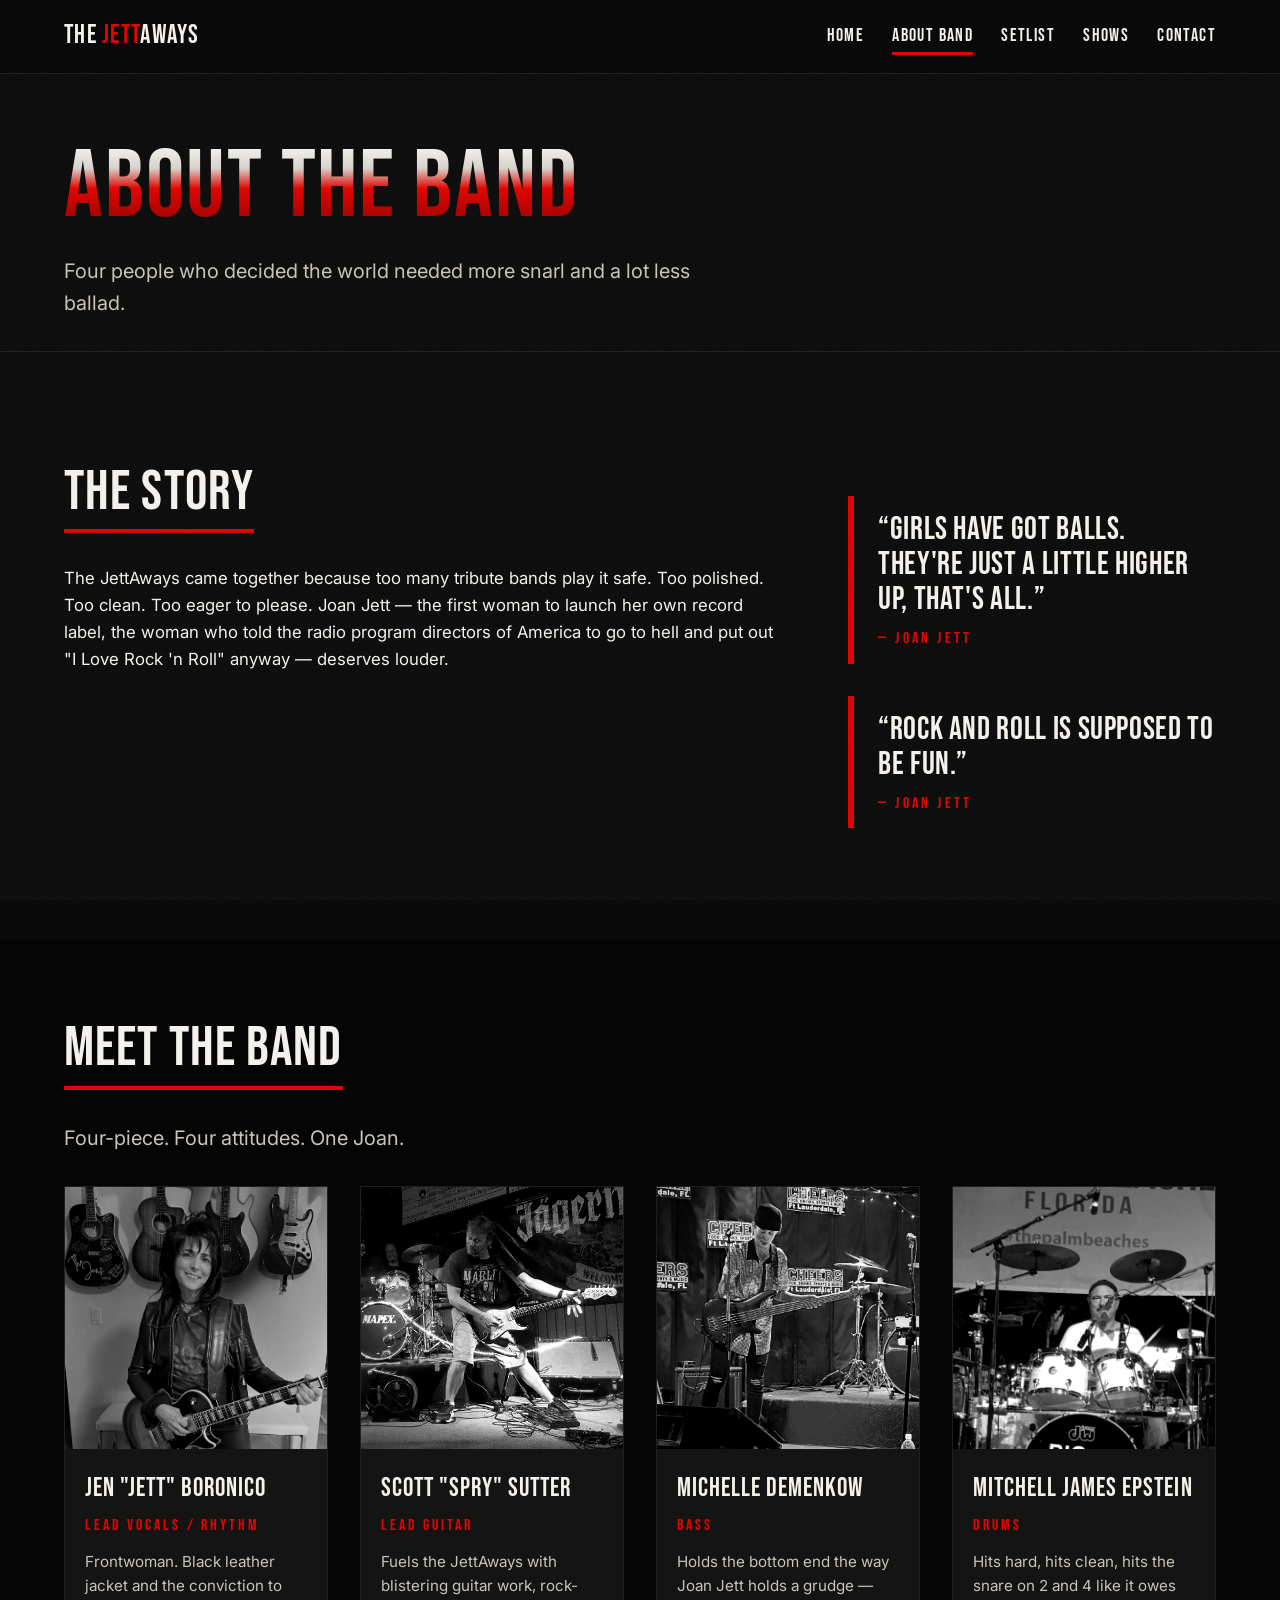
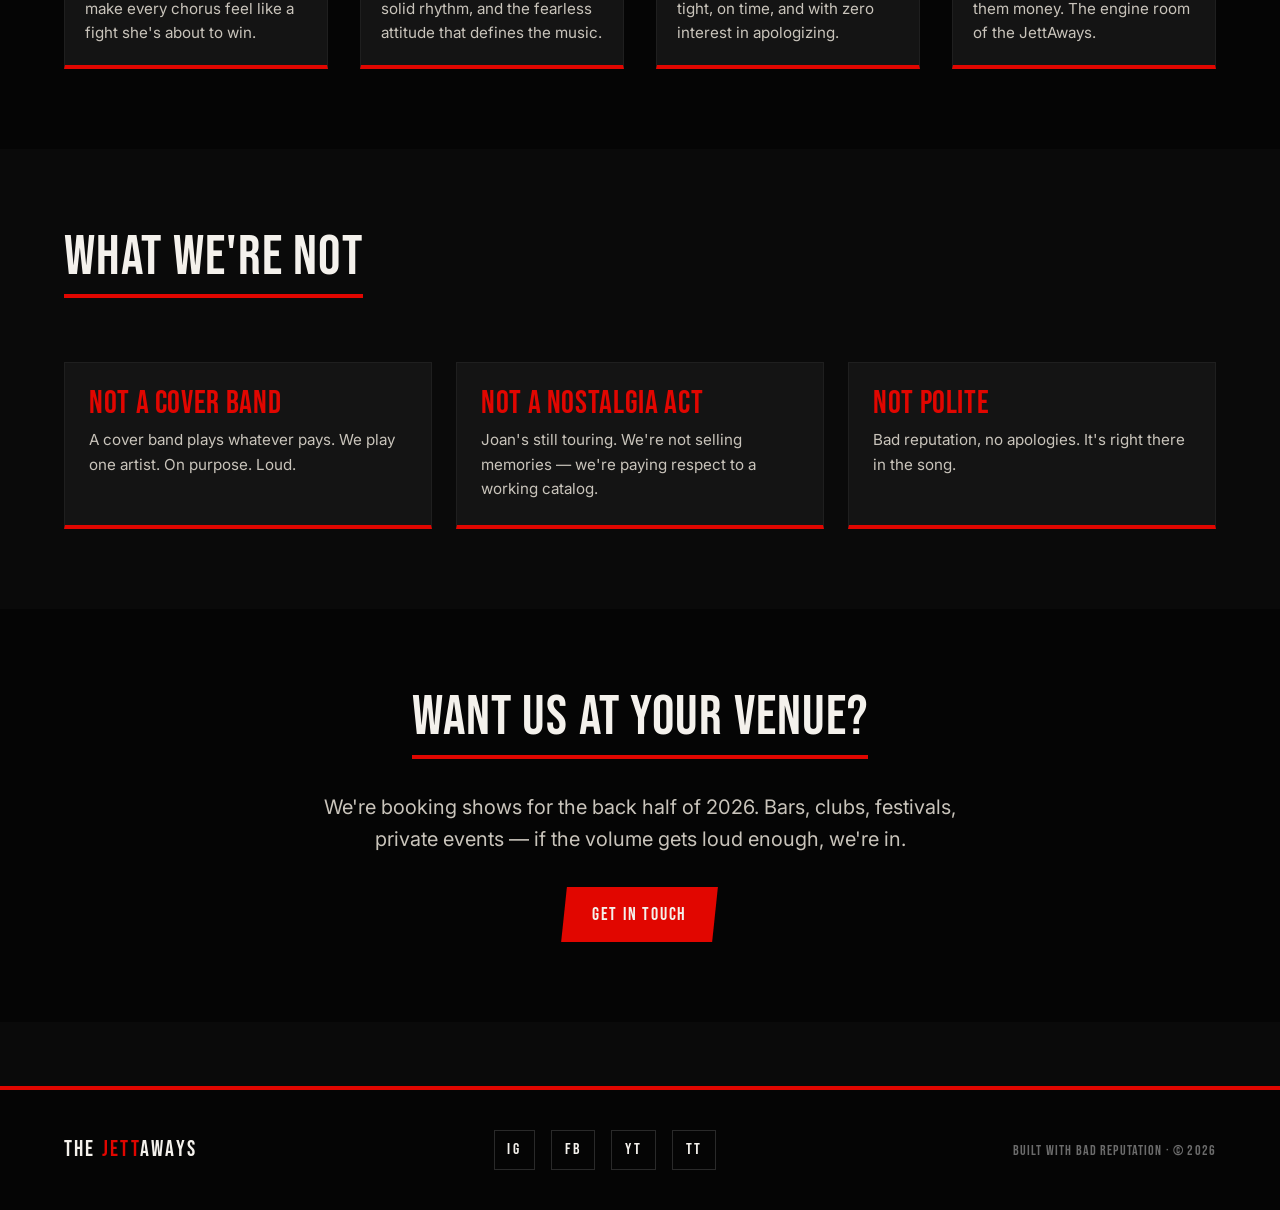
<file: site/about.html>
<!DOCTYPE html>
<html lang="en">
<head>
  <meta charset="UTF-8" />
  <meta name="viewport" content="width=device-width, initial-scale=1.0" />
  <title>About Band &mdash; The JettAways</title>
  <meta name="description" content="The story of The JettAways and the four people in the band — built on leather, lipstick, and rebellion." />
  <link rel="preconnect" href="https://fonts.googleapis.com" />
  <link rel="preconnect" href="https://fonts.gstatic.com" crossorigin />
  <link href="https://fonts.googleapis.com/css2?family=Bebas+Neue&family=Inter:wght@300;400;600&display=swap" rel="stylesheet" />
  <link rel="stylesheet" href="styles.css" />
</head>
<body>

  <header class="nav">
    <div class="nav-inner">
      <a href="index.html" class="nav-brand">THE <span class="accent">JETT</span>AWAYS</a>
      <button class="nav-toggle" aria-label="Toggle menu">MENU</button>
      <ul class="nav-links">
        <li><a href="index.html">Home</a></li>
        <li><a href="about.html">About Band</a></li>
        <li><a href="setlist.html">Setlist</a></li>
        <li><a href="shows.html">Shows</a></li>
        <li><a href="contact.html">Contact</a></li>
      </ul>
    </div>
  </header>

  <main>
    <section class="page-intro">
      <div class="container">
        <h1>ABOUT THE BAND</h1>
        <p class="lead">Four people who decided the world needed more snarl and a lot less ballad.</p>
      </div>
    </section>

    <section>
      <div class="container">
        <div class="story-grid">
          <div>
            <h2 class="section-title">THE STORY</h2>
            <p>
              The JettAways came together because too many tribute bands play it safe.
              Too polished. Too clean. Too eager to please. Joan Jett &mdash; the first woman
              to launch her own record label, the woman who told the radio program directors
              of America to go to hell and put out "I Love Rock 'n Roll" anyway &mdash; deserves
              louder.
            </p>
          </div>
          <div>
            <blockquote class="pull-quote">
              &ldquo;Girls have got balls. They're just a little higher up, that's all.&rdquo;
              <cite>&mdash; Joan Jett</cite>
            </blockquote>
            <blockquote class="pull-quote">
              &ldquo;Rock and roll is supposed to be fun.&rdquo;
              <cite>&mdash; Joan Jett</cite>
            </blockquote>
          </div>
        </div>
      </div>
    </section>

    <section style="background: #050505;">
      <div class="container">
        <h2 class="section-title">MEET THE BAND</h2>
        <p class="lead" style="margin-bottom: 1rem;">Four-piece. Four attitudes. One Joan.</p>

        <div class="card-grid">
          <div class="card">
            <div class="card-photo"><img src="assets/members/jen.jpg" alt="Jen 'Jett' Boronico" style="object-position: 50% 20%;" /></div>
            <div class="card-body">
              <div class="card-name">JEN "JETT" BORONICO</div>
              <div class="card-role">LEAD VOCALS / RHYTHM</div>
              <p class="card-bio">Frontwoman. Black leather jacket and the conviction to make every chorus feel like a fight she's about to win.</p>
            </div>
          </div>

          <div class="card">
            <div class="card-photo"><img src="assets/members/scott.jpg" alt="Scott 'Spry' Sutter" /></div>
            <div class="card-body">
              <div class="card-name">SCOTT "SPRY" SUTTER</div>
              <div class="card-role">LEAD GUITAR</div>
              <p class="card-bio">Fuels the JettAways with blistering guitar work, rock-solid rhythm, and the fearless attitude that defines the music.</p>
            </div>
          </div>

          <div class="card">
            <div class="card-photo"><img src="assets/members/michelle.jpg" alt="Michelle Demenkow" /></div>
            <div class="card-body">
              <div class="card-name">MICHELLE DEMENKOW</div>
              <div class="card-role">BASS</div>
              <p class="card-bio">Holds the bottom end the way Joan Jett holds a grudge &mdash; tight, on time, and with zero interest in apologizing.</p>
            </div>
          </div>

          <div class="card">
            <div class="card-photo"><img src="assets/members/mitch.jpg" alt="Mitchell James Epstein" /></div>
            <div class="card-body">
              <div class="card-name">MITCHELL JAMES EPSTEIN</div>
              <div class="card-role">DRUMS</div>
              <p class="card-bio">Hits hard, hits clean, hits the snare on 2 and 4 like it owes them money. The engine room of the JettAways.</p>
            </div>
          </div>
        </div>
      </div>
    </section>

    <section>
      <div class="container">
        <h2 class="section-title">WHAT WE'RE NOT</h2>
        <div style="display: grid; grid-template-columns: repeat(auto-fit, minmax(240px, 1fr)); gap: 1.5rem; margin-top: 2rem;">
          <div class="card" style="border-bottom-color: var(--red); padding: 1.5rem;">
            <h3 style="color: var(--red); margin-bottom: 0.5rem;">NOT A COVER BAND</h3>
            <p style="color: var(--cream-dim); font-size: 0.95rem;">A cover band plays whatever pays. We play one artist. On purpose. Loud.</p>
          </div>
          <div class="card" style="border-bottom-color: var(--red); padding: 1.5rem;">
            <h3 style="color: var(--red); margin-bottom: 0.5rem;">NOT A NOSTALGIA ACT</h3>
            <p style="color: var(--cream-dim); font-size: 0.95rem;">Joan's still touring. We're not selling memories &mdash; we're paying respect to a working catalog.</p>
          </div>
          <div class="card" style="border-bottom-color: var(--red); padding: 1.5rem;">
            <h3 style="color: var(--red); margin-bottom: 0.5rem;">NOT POLITE</h3>
            <p style="color: var(--cream-dim); font-size: 0.95rem;">Bad reputation, no apologies. It's right there in the song.</p>
          </div>
        </div>
      </div>
    </section>

    <section style="background: #050505;">
      <div class="container" style="text-align: center;">
        <h2 class="section-title">WANT US AT YOUR VENUE?</h2>
        <p class="lead" style="margin: 0 auto 2rem;">We're booking shows for the back half of 2026. Bars, clubs, festivals, private events &mdash; if the volume gets loud enough, we're in.</p>
        <a href="contact.html" class="btn btn-primary"><span>Get In Touch</span></a>
      </div>
    </section>
  </main>

  <footer class="site-footer">
    <div class="footer-inner">
      <div class="footer-brand">THE <span class="accent">JETT</span>AWAYS</div>
      <div class="footer-socials">
        <a href="#" aria-label="Instagram">IG</a>
        <a href="#" aria-label="Facebook">FB</a>
        <a href="#" aria-label="YouTube">YT</a>
        <a href="#" aria-label="TikTok">TT</a>
      </div>
      <div class="footer-meta">Built with bad reputation &middot; &copy; 2026</div>
    </div>
  </footer>

  <script src="script.js"></script>
</body>
</html>
</file>
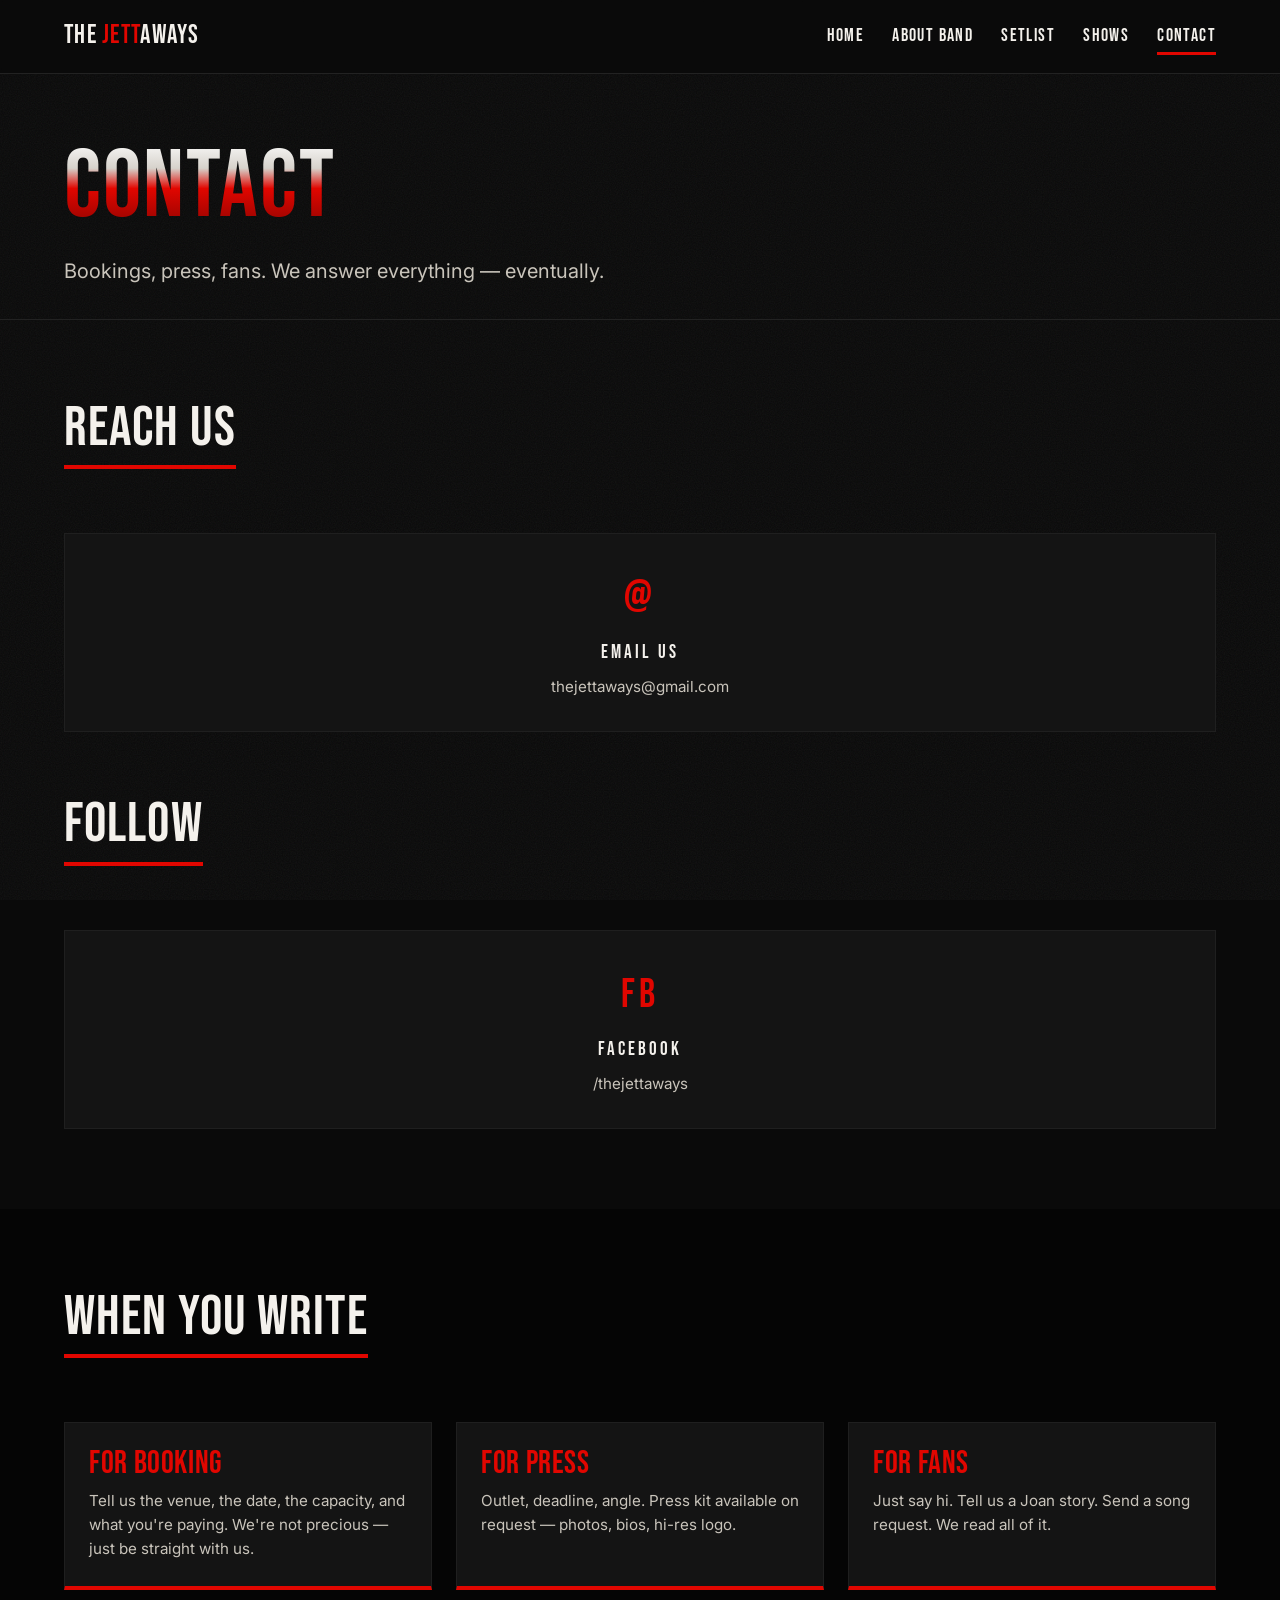
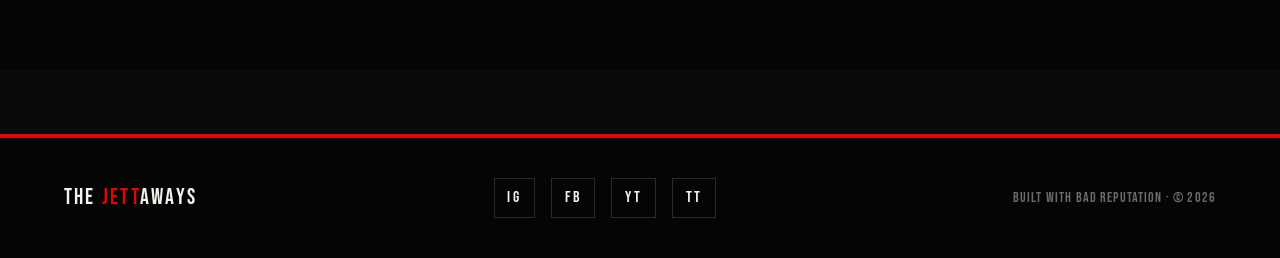
<file: site/contact.html>
<!DOCTYPE html>
<html lang="en">
<head>
  <meta charset="UTF-8" />
  <meta name="viewport" content="width=device-width, initial-scale=1.0" />
  <title>Contact &mdash; The JettAways</title>
  <meta name="description" content="Get in touch with The JettAways — booking, press, and fans welcome." />
  <link rel="preconnect" href="https://fonts.googleapis.com" />
  <link rel="preconnect" href="https://fonts.gstatic.com" crossorigin />
  <link href="https://fonts.googleapis.com/css2?family=Bebas+Neue&family=Inter:wght@300;400;600&display=swap" rel="stylesheet" />
  <link rel="stylesheet" href="styles.css" />
</head>
<body>

  <header class="nav">
    <div class="nav-inner">
      <a href="index.html" class="nav-brand">THE <span class="accent">JETT</span>AWAYS</a>
      <button class="nav-toggle" aria-label="Toggle menu">MENU</button>
      <ul class="nav-links">
        <li><a href="index.html">Home</a></li>
        <li><a href="about.html">About Band</a></li>
        <li><a href="setlist.html">Setlist</a></li>
        <li><a href="shows.html">Shows</a></li>
        <li><a href="contact.html">Contact</a></li>
      </ul>
    </div>
  </header>

  <main>
    <section class="page-intro">
      <div class="container">
        <h1>CONTACT</h1>
        <p class="lead">Bookings, press, fans. We answer everything &mdash; eventually.</p>
      </div>
    </section>

    <section>
      <div class="container">
        <h2 class="section-title">REACH US</h2>

        <div class="contact-grid">
          <a class="contact-tile" href="mailto:thejettaways@gmail.com">
            <div class="icon">@</div>
            <div class="label">EMAIL US</div>
            <div class="handle">thejettaways@gmail.com</div>
          </a>
        </div>

        <h2 class="section-title" style="margin-top: 4rem;">FOLLOW</h2>

        <div class="contact-grid">
          <a class="contact-tile" href="#" aria-label="Facebook">
            <div class="icon">FB</div>
            <div class="label">FACEBOOK</div>
            <div class="handle">/thejettaways</div>
          </a>
        </div>
      </div>
    </section>

    <section style="background: #050505;">
      <div class="container">
        <h2 class="section-title">WHEN YOU WRITE</h2>
        <div style="display: grid; grid-template-columns: repeat(auto-fit, minmax(260px, 1fr)); gap: 1.5rem; margin-top: 2rem;">
          <div class="card" style="padding: 1.5rem;">
            <h3 style="color: var(--red); margin-bottom: 0.5rem;">FOR BOOKING</h3>
            <p style="color: var(--cream-dim); font-size: 0.95rem;">
              Tell us the venue, the date, the capacity, and what you're paying.
              We're not precious &mdash; just be straight with us.
            </p>
          </div>
          <div class="card" style="padding: 1.5rem;">
            <h3 style="color: var(--red); margin-bottom: 0.5rem;">FOR PRESS</h3>
            <p style="color: var(--cream-dim); font-size: 0.95rem;">
              Outlet, deadline, angle. Press kit available on request &mdash; photos, bios, hi-res logo.
            </p>
          </div>
          <div class="card" style="padding: 1.5rem;">
            <h3 style="color: var(--red); margin-bottom: 0.5rem;">FOR FANS</h3>
            <p style="color: var(--cream-dim); font-size: 0.95rem;">
              Just say hi. Tell us a Joan story. Send a song request. We read all of it.
            </p>
          </div>
        </div>
      </div>
    </section>
  </main>

  <footer class="site-footer">
    <div class="footer-inner">
      <div class="footer-brand">THE <span class="accent">JETT</span>AWAYS</div>
      <div class="footer-socials">
        <a href="#" aria-label="Instagram">IG</a>
        <a href="#" aria-label="Facebook">FB</a>
        <a href="#" aria-label="YouTube">YT</a>
        <a href="#" aria-label="TikTok">TT</a>
      </div>
      <div class="footer-meta">Built with bad reputation &middot; &copy; 2026</div>
    </div>
  </footer>

  <script src="script.js"></script>
</body>
</html>
</file>
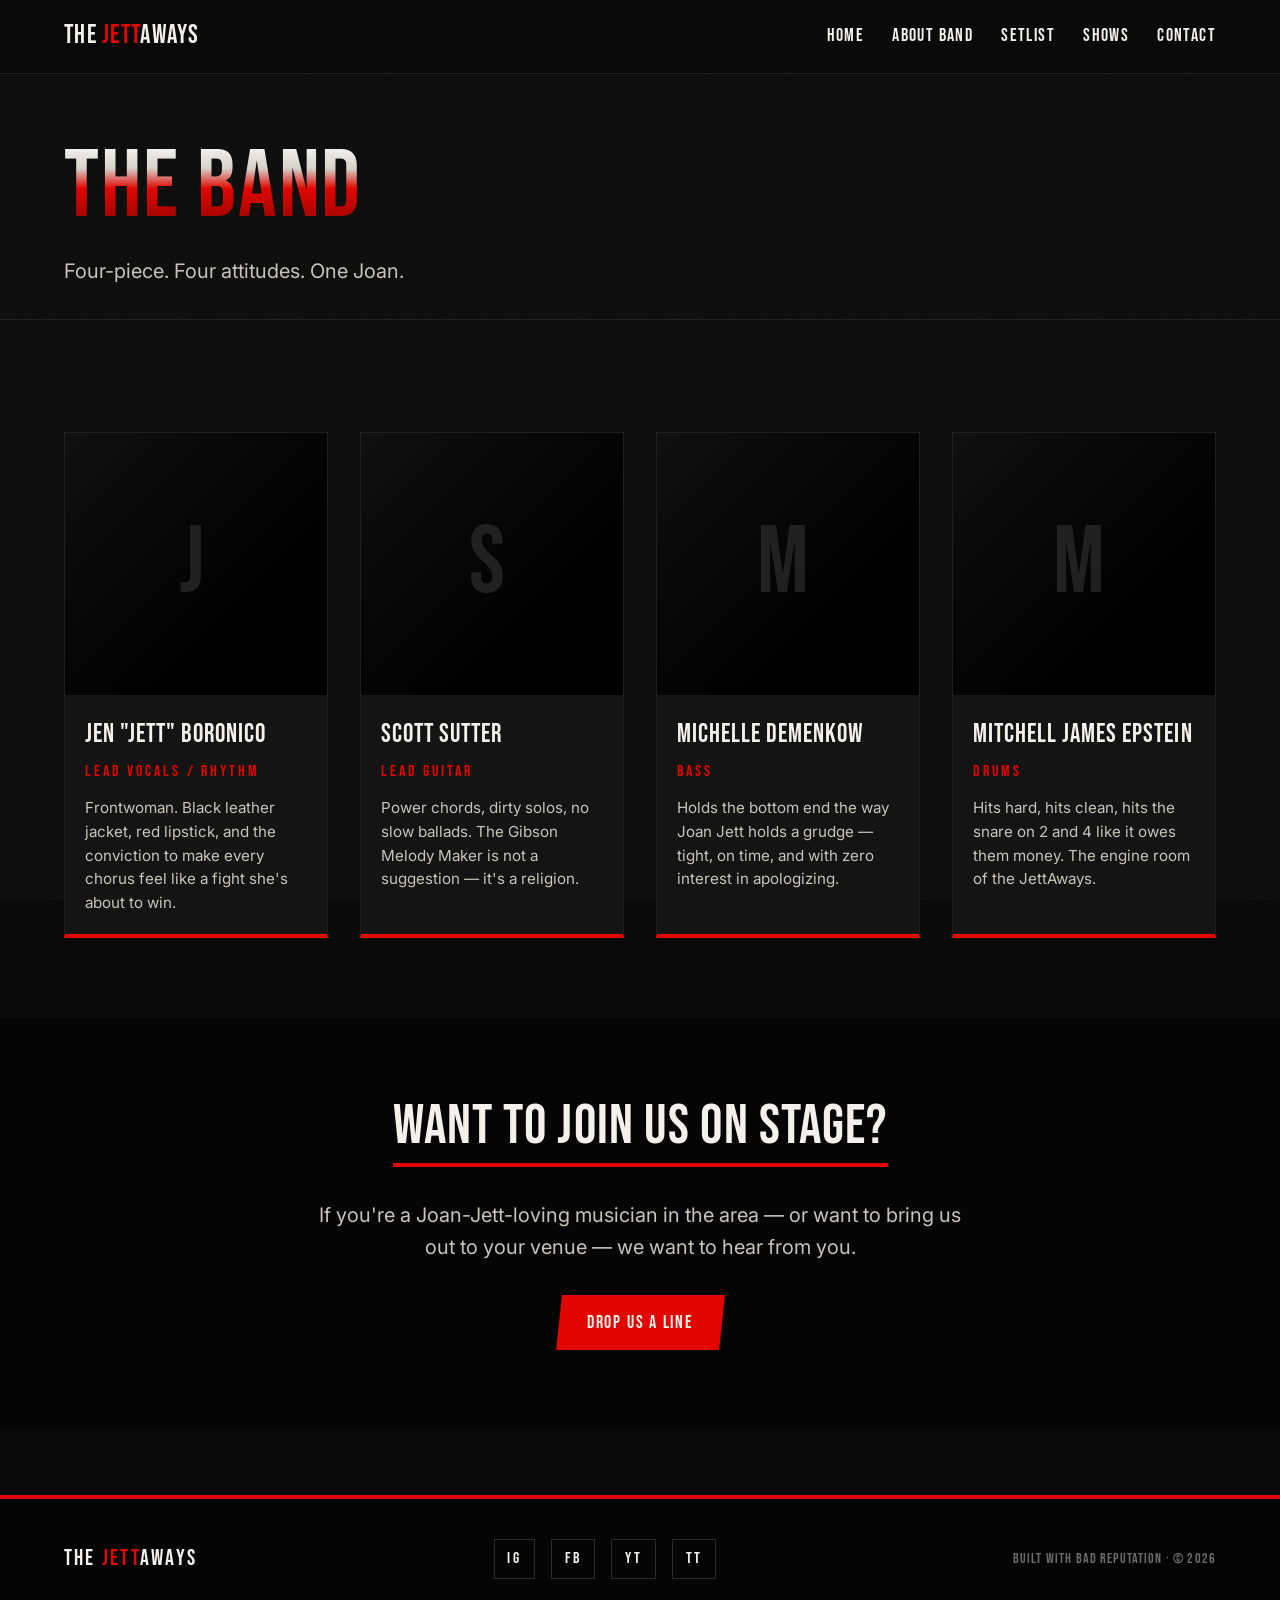
<file: site/members.html>
<!DOCTYPE html>
<html lang="en">
<head>
  <meta charset="UTF-8" />
  <meta name="viewport" content="width=device-width, initial-scale=1.0" />
  <title>The Band &mdash; The JettAways</title>
  <meta name="description" content="Meet the four members of The JettAways — your Joan Jett tribute band." />
  <link rel="preconnect" href="https://fonts.googleapis.com" />
  <link rel="preconnect" href="https://fonts.gstatic.com" crossorigin />
  <link href="https://fonts.googleapis.com/css2?family=Bebas+Neue&family=Inter:wght@300;400;600&display=swap" rel="stylesheet" />
  <link rel="stylesheet" href="styles.css" />
</head>
<body>

  <header class="nav">
    <div class="nav-inner">
      <a href="index.html" class="nav-brand">THE <span class="accent">JETT</span>AWAYS</a>
      <button class="nav-toggle" aria-label="Toggle menu">MENU</button>
      <ul class="nav-links">
        <li><a href="index.html">Home</a></li>
        <li><a href="about.html">About Band</a></li>
        <li><a href="setlist.html">Setlist</a></li>
        <li><a href="shows.html">Shows</a></li>
        <li><a href="contact.html">Contact</a></li>
      </ul>
    </div>
  </header>

  <main>
    <section class="page-intro">
      <div class="container">
        <h1>THE BAND</h1>
        <p class="lead">Four-piece. Four attitudes. One Joan.</p>
      </div>
    </section>

    <section>
      <div class="container">
        <div class="card-grid">
          <div class="card">
            <div class="card-photo"><span class="silhouette">J</span></div>
            <div class="card-body">
              <div class="card-name">JEN "JETT" BORONICO</div>
              <div class="card-role">LEAD VOCALS / RHYTHM</div>
              <p class="card-bio">Frontwoman. Black leather jacket, red lipstick, and the conviction to make every chorus feel like a fight she's about to win.</p>
            </div>
          </div>

          <div class="card">
            <div class="card-photo"><span class="silhouette">S</span></div>
            <div class="card-body">
              <div class="card-name">SCOTT SUTTER</div>
              <div class="card-role">LEAD GUITAR</div>
              <p class="card-bio">Power chords, dirty solos, no slow ballads. The Gibson Melody Maker is not a suggestion &mdash; it's a religion.</p>
            </div>
          </div>

          <div class="card">
            <div class="card-photo"><span class="silhouette">M</span></div>
            <div class="card-body">
              <div class="card-name">MICHELLE DEMENKOW</div>
              <div class="card-role">BASS</div>
              <p class="card-bio">Holds the bottom end the way Joan Jett holds a grudge &mdash; tight, on time, and with zero interest in apologizing.</p>
            </div>
          </div>

          <div class="card">
            <div class="card-photo"><span class="silhouette">M</span></div>
            <div class="card-body">
              <div class="card-name">MITCHELL JAMES EPSTEIN</div>
              <div class="card-role">DRUMS</div>
              <p class="card-bio">Hits hard, hits clean, hits the snare on 2 and 4 like it owes them money. The engine room of the JettAways.</p>
            </div>
          </div>
        </div>
      </div>
    </section>

    <section style="background: #050505;">
      <div class="container" style="text-align: center;">
        <h2 class="section-title">WANT TO JOIN US ON STAGE?</h2>
        <p class="lead" style="margin: 0 auto 2rem;">If you're a Joan-Jett-loving musician in the area &mdash; or want to bring us out to your venue &mdash; we want to hear from you.</p>
        <a href="contact.html" class="btn btn-primary"><span>Drop Us a Line</span></a>
      </div>
    </section>
  </main>

  <footer class="site-footer">
    <div class="footer-inner">
      <div class="footer-brand">THE <span class="accent">JETT</span>AWAYS</div>
      <div class="footer-socials">
        <a href="#" aria-label="Instagram">IG</a>
        <a href="#" aria-label="Facebook">FB</a>
        <a href="#" aria-label="YouTube">YT</a>
        <a href="#" aria-label="TikTok">TT</a>
      </div>
      <div class="footer-meta">Built with bad reputation &middot; &copy; 2026</div>
    </div>
  </footer>

  <script src="script.js"></script>
</body>
</html>
</file>
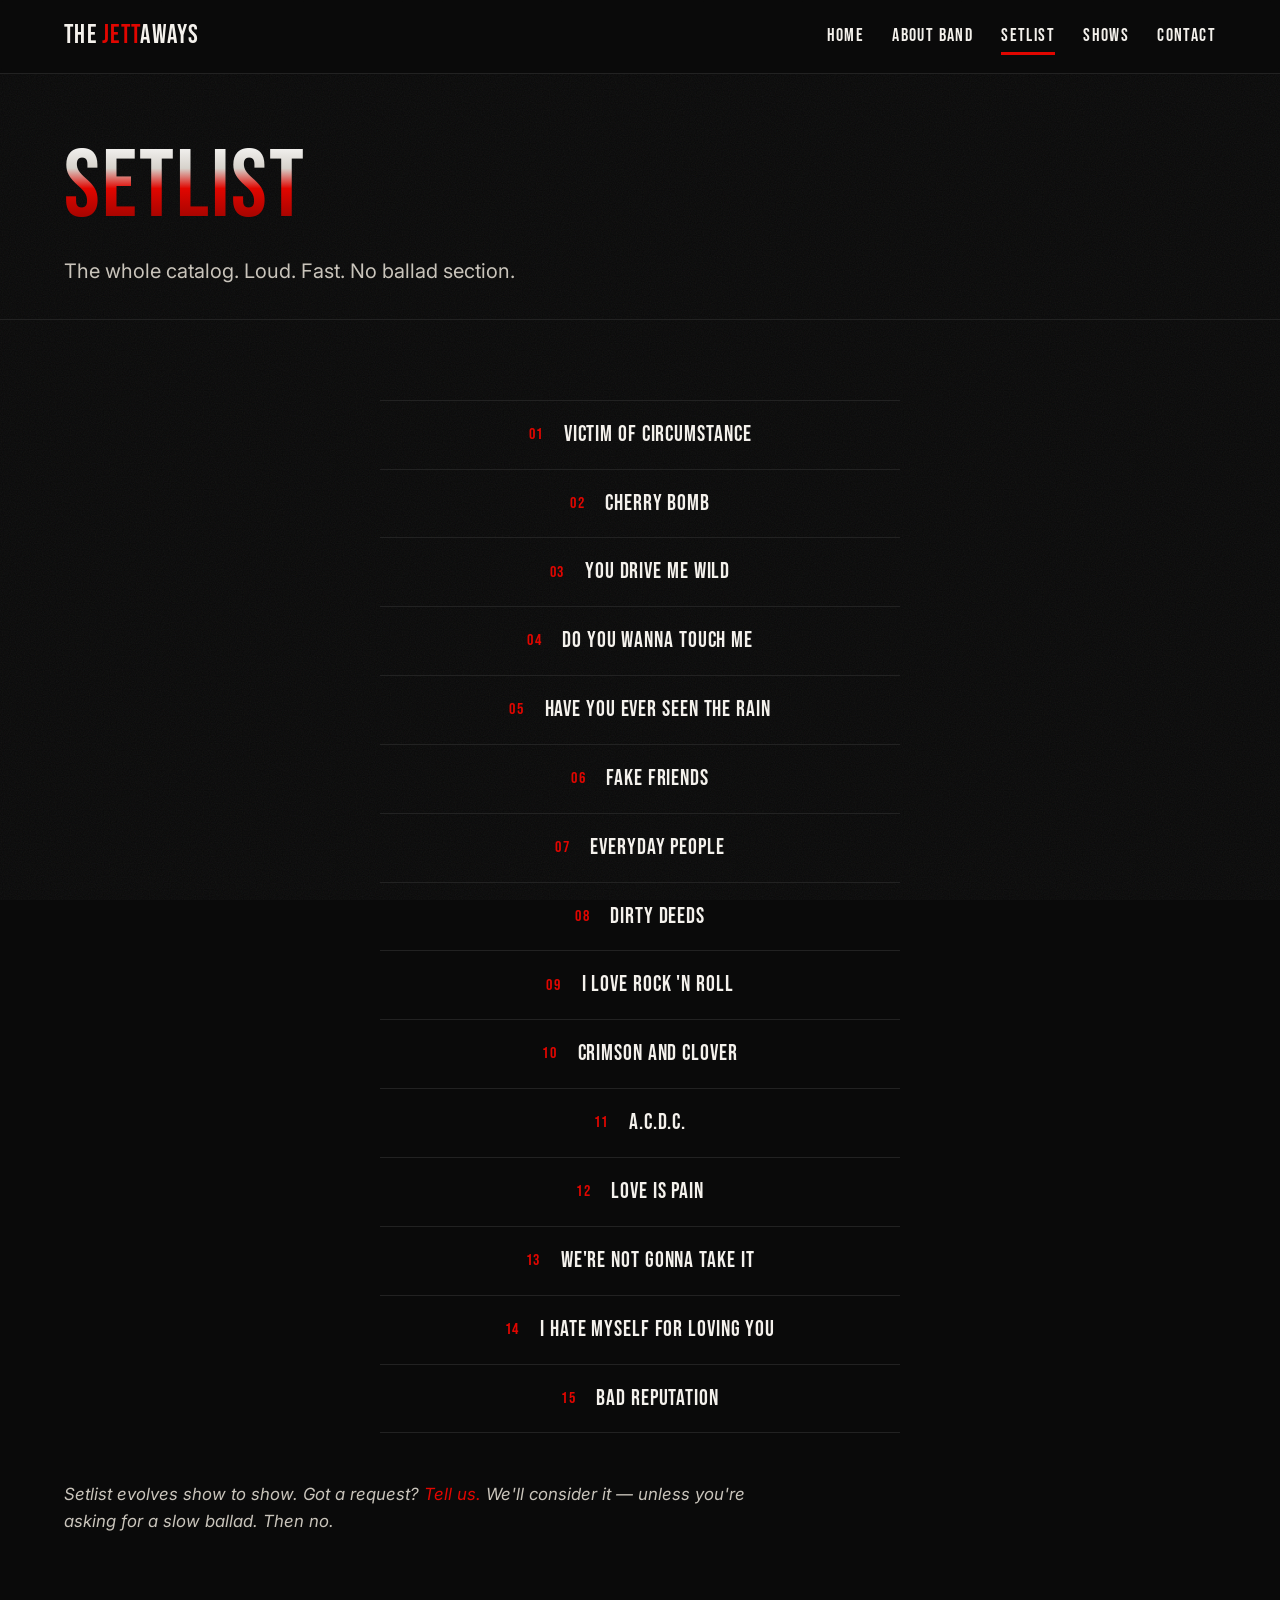
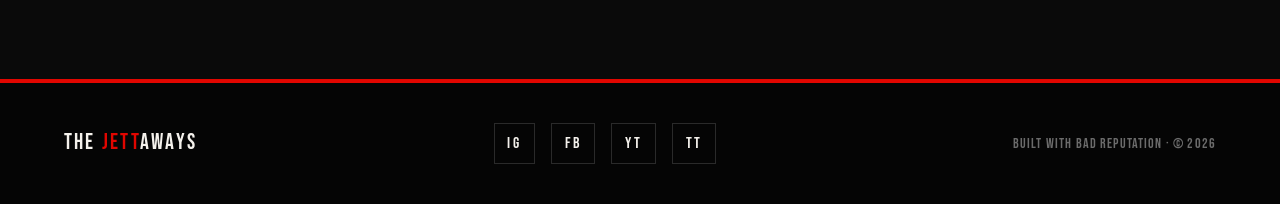
<file: site/setlist.html>
<!DOCTYPE html>
<html lang="en">
<head>
  <meta charset="UTF-8" />
  <meta name="viewport" content="width=device-width, initial-scale=1.0" />
  <title>Setlist &mdash; The JettAways</title>
  <meta name="description" content="The JettAways setlist — Joan Jett covers spanning the whole catalog, era by era." />
  <link rel="preconnect" href="https://fonts.googleapis.com" />
  <link rel="preconnect" href="https://fonts.gstatic.com" crossorigin />
  <link href="https://fonts.googleapis.com/css2?family=Bebas+Neue&family=Inter:wght@300;400;600&display=swap" rel="stylesheet" />
  <link rel="stylesheet" href="styles.css" />
  <style>
    /* Page-scoped: center the setlist block and each row */
    .setlist-block { max-width: 520px; margin: 0 auto 3rem; }
    .setlist li { justify-content: center; }
  </style>
</head>
<body>

  <header class="nav">
    <div class="nav-inner">
      <a href="index.html" class="nav-brand">THE <span class="accent">JETT</span>AWAYS</a>
      <button class="nav-toggle" aria-label="Toggle menu">MENU</button>
      <ul class="nav-links">
        <li><a href="index.html">Home</a></li>
        <li><a href="about.html">About Band</a></li>
        <li><a href="setlist.html">Setlist</a></li>
        <li><a href="shows.html">Shows</a></li>
        <li><a href="contact.html">Contact</a></li>
      </ul>
    </div>
  </header>

  <main>
    <section class="page-intro">
      <div class="container">
        <h1>SETLIST</h1>
        <p class="lead">The whole catalog. Loud. Fast. No ballad section.</p>
      </div>
    </section>

    <section>
      <div class="container">

        <div class="setlist-block">
          <ol class="setlist">
            <li><span class="title">Victim of Circumstance</span></li>
            <li><span class="title">Cherry Bomb</span></li>
            <li><span class="title">You Drive Me Wild</span></li>
            <li><span class="title">Do You Wanna Touch Me</span></li>
            <li><span class="title">Have You Ever Seen the Rain</span></li>
            <li><span class="title">Fake Friends</span></li>
            <li><span class="title">Everyday People</span></li>
            <li><span class="title">Dirty Deeds</span></li>
            <li><span class="title">I Love Rock 'n Roll</span></li>
            <li><span class="title">Crimson and Clover</span></li>
            <li><span class="title">A.C.D.C.</span></li>
            <li><span class="title">Love is Pain</span></li>
            <li><span class="title">We're Not Gonna Take It</span></li>
            <li><span class="title">I Hate Myself for Loving You</span></li>
            <li><span class="title">Bad Reputation</span></li>
          </ol>
        </div>

        <p style="margin-top: 3rem; color: var(--cream-dim); font-style: italic;">
          Setlist evolves show to show. Got a request? <a href="contact.html" style="color: var(--red);">Tell us.</a>
          We'll consider it &mdash; unless you're asking for a slow ballad. Then no.
        </p>

      </div>
    </section>
  </main>

  <footer class="site-footer">
    <div class="footer-inner">
      <div class="footer-brand">THE <span class="accent">JETT</span>AWAYS</div>
      <div class="footer-socials">
        <a href="#" aria-label="Instagram">IG</a>
        <a href="#" aria-label="Facebook">FB</a>
        <a href="#" aria-label="YouTube">YT</a>
        <a href="#" aria-label="TikTok">TT</a>
      </div>
      <div class="footer-meta">Built with bad reputation &middot; &copy; 2026</div>
    </div>
  </footer>

  <script src="script.js"></script>
</body>
</html>
</file>
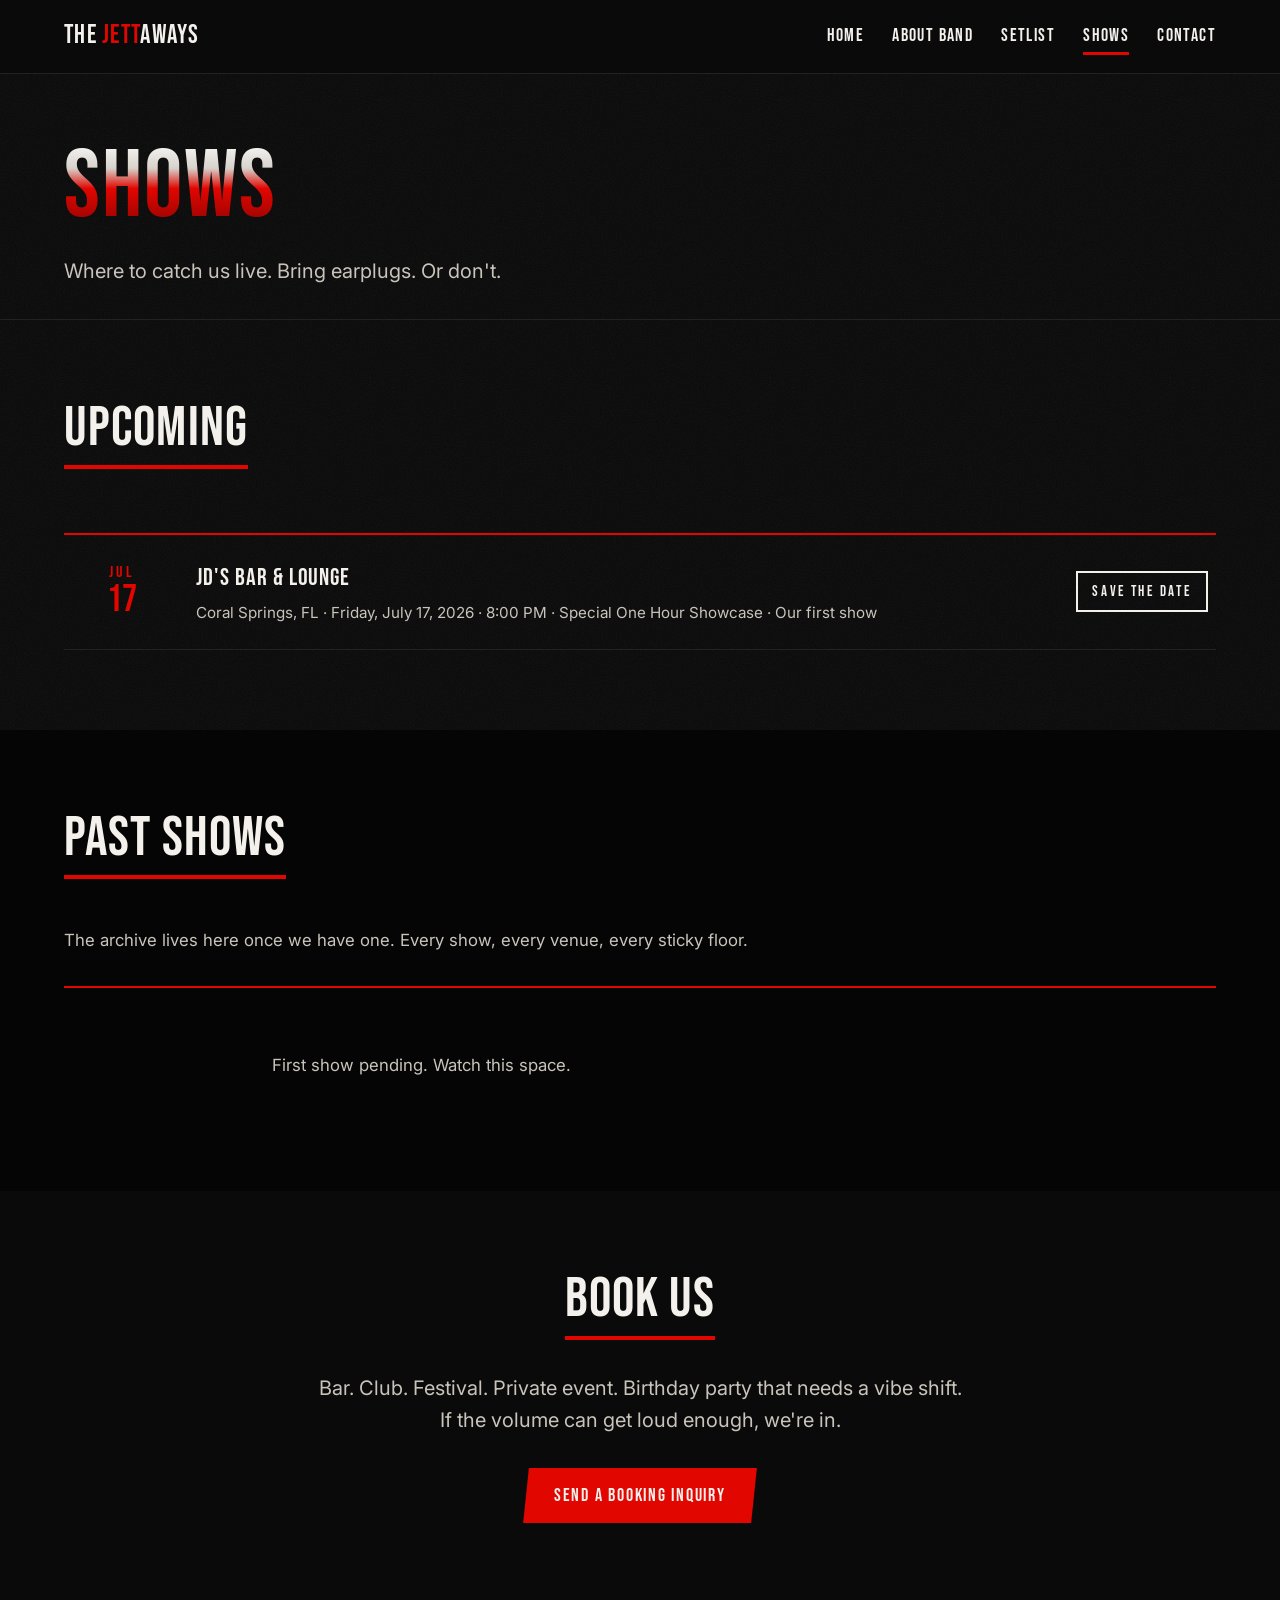
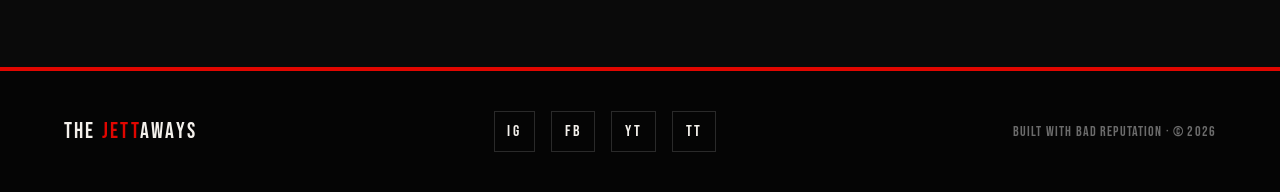
<file: site/shows.html>
<!DOCTYPE html>
<html lang="en">
<head>
  <meta charset="UTF-8" />
  <meta name="viewport" content="width=device-width, initial-scale=1.0" />
  <title>Shows &mdash; The JettAways</title>
  <meta name="description" content="Upcoming shows for The JettAways — Joan Jett tribute band." />
  <link rel="preconnect" href="https://fonts.googleapis.com" />
  <link rel="preconnect" href="https://fonts.gstatic.com" crossorigin />
  <link href="https://fonts.googleapis.com/css2?family=Bebas+Neue&family=Inter:wght@300;400;600&display=swap" rel="stylesheet" />
  <link rel="stylesheet" href="styles.css" />
</head>
<body>

  <header class="nav">
    <div class="nav-inner">
      <a href="index.html" class="nav-brand">THE <span class="accent">JETT</span>AWAYS</a>
      <button class="nav-toggle" aria-label="Toggle menu">MENU</button>
      <ul class="nav-links">
        <li><a href="index.html">Home</a></li>
        <li><a href="about.html">About Band</a></li>
        <li><a href="setlist.html">Setlist</a></li>
        <li><a href="shows.html">Shows</a></li>
        <li><a href="contact.html">Contact</a></li>
      </ul>
    </div>
  </header>

  <main>
    <section class="page-intro">
      <div class="container">
        <h1>SHOWS</h1>
        <p class="lead">Where to catch us live. Bring earplugs. Or don't.</p>
      </div>
    </section>

    <section>
      <div class="container">
        <h2 class="section-title">UPCOMING</h2>

        <div class="show-list">
          <div class="show">
            <div class="show-date">
              <span class="month">JUL</span>
              <span class="day">17</span>
            </div>
            <div>
              <div class="show-venue">JD'S BAR &amp; LOUNGE</div>
              <div class="show-city">Coral Springs, FL &middot; Friday, July 17, 2026 &middot; 8:00 PM &middot; Special One Hour Showcase &middot; Our first show</div>
            </div>
            <div class="show-status">SAVE THE DATE</div>
          </div>
        </div>

        <!--
          When shows are booked, replace the empty-state above with the show-list pattern below.
          Keep .show-status as "ON SALE" / "SOLD OUT" / "FREE" for upcoming, and "past" for archive.

          <div class="show-list">
            <div class="show">
              <div class="show-date">
                <span class="month">JUL</span>
                <span class="day">12</span>
              </div>
              <div>
                <div class="show-venue">THE BRASS MULE</div>
                <div class="show-city">Tampa, FL &middot; 9:00 PM &middot; 21+</div>
              </div>
              <div class="show-status">ON SALE</div>
            </div>
          </div>
        -->

      </div>
    </section>

    <section style="background: #050505;">
      <div class="container">
        <h2 class="section-title">PAST SHOWS</h2>
        <p style="color: var(--cream-dim); margin-top: 1rem;">
          The archive lives here once we have one. Every show, every venue, every sticky floor.
        </p>

        <div class="show-list" style="margin-top: 2rem;">
          <!-- Past show example (commented out until populated)
          <div class="show">
            <div class="show-date">
              <span class="month">MAY</span>
              <span class="day">04</span>
            </div>
            <div>
              <div class="show-venue">REHEARSAL ROOM 3</div>
              <div class="show-city">Tampa, FL &middot; First full run-through</div>
            </div>
            <div class="show-status past">PAST</div>
          </div>
          -->
          <div class="empty-state" style="border: 0; padding: 2rem 0;">
            <p style="color: var(--cream-dim);">First show pending. Watch this space.</p>
          </div>
        </div>
      </div>
    </section>

    <section>
      <div class="container" style="text-align: center;">
        <h2 class="section-title">BOOK US</h2>
        <p class="lead" style="margin: 0 auto 2rem;">
          Bar. Club. Festival. Private event. Birthday party that needs a vibe shift.
          If the volume can get loud enough, we're in.
        </p>
        <a href="contact.html" class="btn btn-primary"><span>Send a Booking Inquiry</span></a>
      </div>
    </section>
  </main>

  <footer class="site-footer">
    <div class="footer-inner">
      <div class="footer-brand">THE <span class="accent">JETT</span>AWAYS</div>
      <div class="footer-socials">
        <a href="#" aria-label="Instagram">IG</a>
        <a href="#" aria-label="Facebook">FB</a>
        <a href="#" aria-label="YouTube">YT</a>
        <a href="#" aria-label="TikTok">TT</a>
      </div>
      <div class="footer-meta">Built with bad reputation &middot; &copy; 2026</div>
    </div>
  </footer>

  <script src="script.js"></script>
</body>
</html>
</file>
<file: site/styles.css>
/* ============================================================
   THE JETTAWAYS — Stylesheet
   Leather, lipstick & rebellion.
   ============================================================ */

:root {
  --black: #0a0a0a;
  --black-2: #141414;
  --red: #e10600;
  --red-dark: #b80500;
  --cream: #f4f1ec;
  --cream-dim: #c9c4bb;
  --grey: #6b6b6b;

  --font-display: 'Bebas Neue', 'Anton', 'Impact', sans-serif;
  --font-body: 'Inter', -apple-system, BlinkMacSystemFont, sans-serif;

  --max-w: 1200px;
  --gutter: 1.5rem;
}

/* -- Reset ---------------------------------------------------- */
*, *::before, *::after { box-sizing: border-box; margin: 0; padding: 0; }
html { scroll-behavior: smooth; }
body {
  font-family: var(--font-body);
  color: var(--cream);
  background: var(--black);
  line-height: 1.6;
  min-height: 100vh;
  overflow-x: hidden;
}

/* Subtle leather-grain texture overlay using SVG noise */
body::before {
  content: '';
  position: fixed;
  inset: 0;
  pointer-events: none;
  z-index: 0;
  opacity: 0.06;
  background-image: url("data:image/svg+xml;utf8,<svg xmlns='http://www.w3.org/2000/svg' width='400' height='400'><filter id='n'><feTurbulence type='fractalNoise' baseFrequency='0.85' numOctaves='2' stitchTiles='stitch'/></filter><rect width='100%25' height='100%25' filter='url(%23n)' opacity='1'/></svg>");
}

main, header, footer { position: relative; z-index: 1; }

img { max-width: 100%; display: block; }
a { color: var(--cream); text-decoration: none; transition: color 0.15s ease; }
a:hover { color: var(--red); }

/* -- Typography ---------------------------------------------- */
h1, h2, h3, h4 {
  font-family: var(--font-display);
  font-weight: 400;
  letter-spacing: 0.02em;
  line-height: 1.05;
  text-transform: uppercase;
}
h1 { font-size: clamp(2.5rem, 7vw, 6rem); }
h2 { font-size: clamp(2rem, 5vw, 3.5rem); }
h3 { font-size: clamp(1.5rem, 3vw, 2rem); }
p { font-size: 1.05rem; max-width: 65ch; }
.lead { font-size: 1.25rem; color: var(--cream-dim); max-width: 50ch; }

/* Red slash accent under section titles */
.section-title {
  display: inline-block;
  padding-bottom: 0.4rem;
  border-bottom: 4px solid var(--red);
  margin-bottom: 2rem;
}

/* -- Layout primitives --------------------------------------- */
.container {
  max-width: var(--max-w);
  margin: 0 auto;
  padding: 0 var(--gutter);
}

section {
  padding: 5rem 0;
}

/* -- Navigation ----------------------------------------------- */
.nav {
  position: sticky;
  top: 0;
  z-index: 100;
  background: rgba(10, 10, 10, 0.92);
  backdrop-filter: blur(8px);
  border-bottom: 1px solid #222;
}
.nav-inner {
  max-width: var(--max-w);
  margin: 0 auto;
  padding: 1rem var(--gutter);
  display: flex;
  align-items: center;
  justify-content: space-between;
}
.nav-brand {
  font-family: var(--font-display);
  font-size: 1.6rem;
  letter-spacing: 0.05em;
  color: var(--cream);
}
.nav-brand .accent { color: var(--red); }
.nav-links {
  list-style: none;
  display: flex;
  gap: 1.75rem;
}
.nav-links a {
  font-family: var(--font-display);
  font-size: 1.1rem;
  letter-spacing: 0.08em;
  position: relative;
  padding: 0.4rem 0;
}
.nav-links a:hover,
.nav-links a.active {
  color: var(--cream);
}
.nav-links a.active::after,
.nav-links a:hover::after {
  content: '';
  position: absolute;
  left: 0; right: 0; bottom: -2px;
  height: 3px;
  background: var(--red);
}

/* Hamburger (mobile) */
.nav-toggle {
  display: none;
  background: none;
  border: 0;
  color: var(--cream);
  font-size: 1.5rem;
  cursor: pointer;
  font-family: var(--font-display);
}

@media (max-width: 768px) {
  .nav-toggle { display: block; }
  .nav-links {
    display: none;
    position: absolute;
    top: 100%;
    left: 0; right: 0;
    flex-direction: column;
    background: var(--black);
    border-bottom: 1px solid #222;
    padding: 1rem var(--gutter);
    gap: 1rem;
  }
  .nav-links.open { display: flex; }
}

/* -- Hero ----------------------------------------------------- */
.hero {
  min-height: calc(100vh - 70px);
  display: flex;
  align-items: flex-start;
  background:
    radial-gradient(ellipse at 30% 15%, rgba(225, 6, 0, 0.22), transparent 55%),
    radial-gradient(ellipse at 80% 85%, rgba(225, 6, 0, 0.14), transparent 60%),
    linear-gradient(180deg, rgba(10, 10, 10, 0.45) 0%, rgba(10, 10, 10, 0.30) 35%, rgba(10, 10, 10, 0.55) 100%),
    url('assets/pink-hand-up.jpg') center 65% / cover no-repeat;
  background-color: var(--black);
  padding: 3rem 0 4rem;
  position: relative;
  overflow: hidden;
}
.hero-inner {
  max-width: var(--max-w);
  margin: 0 auto;
  padding: 0 var(--gutter);
  width: 100%;
}
@media (max-width: 768px) {
  .hero {
    background-position: center 60%;
  }
}
.hero-tagline-top {
  font-family: var(--font-display);
  letter-spacing: 0.4em;
  color: var(--red);
  font-size: 1.1rem;
  margin-bottom: 1rem;
}
.hero-title {
  font-size: clamp(3.5rem, 14vw, 11rem);
  line-height: 0.9;
  letter-spacing: -0.01em;
  background: linear-gradient(180deg, #ffffff 0%, #d6d2cb 35%, var(--red) 36%, #7a0300 100%);
  -webkit-background-clip: text;
  background-clip: text;
  color: transparent;
  text-shadow: 0 4px 30px rgba(225, 6, 0, 0.15);
  margin-bottom: 1.5rem;
}
.hero-tagline {
  font-size: clamp(1.1rem, 2vw, 1.4rem);
  color: var(--cream-dim);
  max-width: 32ch;
  margin-bottom: 2.5rem;
  border-left: 4px solid var(--red);
  padding-left: 1rem;
  font-style: italic;
}
.hero-cta { display: flex; gap: 1rem; flex-wrap: wrap; }

/* -- Buttons -------------------------------------------------- */
.btn {
  display: inline-block;
  padding: 0.85rem 1.75rem;
  font-family: var(--font-display);
  font-size: 1.1rem;
  letter-spacing: 0.1em;
  text-transform: uppercase;
  border: 0;
  cursor: pointer;
  transition: transform 0.15s ease, background 0.15s ease;
  transform: skewX(-6deg);
}
.btn span { display: inline-block; transform: skewX(6deg); }
.btn-primary {
  background: var(--red);
  color: var(--cream);
}
.btn-primary:hover {
  background: var(--red-dark);
  color: var(--cream);
  transform: skewX(-6deg) translateY(-2px);
}
.btn-ghost {
  background: transparent;
  color: var(--cream);
  border: 2px solid var(--cream);
}
.btn-ghost:hover {
  background: var(--cream);
  color: var(--black);
  transform: skewX(-6deg) translateY(-2px);
}

/* -- Cards (used by Members) --------------------------------- */
.card-grid {
  display: grid;
  grid-template-columns: repeat(auto-fill, minmax(260px, 1fr));
  gap: 2rem;
  margin-top: 2rem;
}
.card {
  background: var(--black-2);
  border: 1px solid #1f1f1f;
  border-bottom: 4px solid var(--red);
  padding: 0;
  transition: transform 0.2s ease, border-color 0.2s ease;
  overflow: hidden;
}
.card:hover {
  transform: translateY(-4px);
  border-bottom-color: var(--cream);
}
.card-photo {
  aspect-ratio: 1;
  background: linear-gradient(135deg, #1a1a1a, #050505);
  display: flex;
  align-items: center;
  justify-content: center;
  position: relative;
  filter: grayscale(100%) contrast(1.1);
  transition: filter 0.3s ease;
}
.card:hover .card-photo {
  filter: grayscale(0%) contrast(1.2) sepia(60%) hue-rotate(-30deg) saturate(2.5);
}
.card-photo .silhouette {
  font-family: var(--font-display);
  color: #2a2a2a;
  font-size: 6rem;
  letter-spacing: 0.1em;
}
.card-photo img {
  position: absolute;
  inset: 0;
  width: 100%;
  height: 100%;
  object-fit: cover;
  display: block;
}
.card-body { padding: 1.25rem; }
.card-name {
  font-family: var(--font-display);
  font-size: 1.6rem;
  margin-bottom: 0.2rem;
  letter-spacing: 0.04em;
}
.card-role {
  color: var(--red);
  font-family: var(--font-display);
  font-size: 1rem;
  letter-spacing: 0.18em;
  margin-bottom: 0.75rem;
  text-transform: uppercase;
}
.card-bio {
  color: var(--cream-dim);
  font-size: 0.95rem;
  line-height: 1.55;
}

/* -- Setlist -------------------------------------------------- */
.setlist-block { margin-bottom: 3rem; }
.setlist-era {
  font-family: var(--font-display);
  color: var(--red);
  letter-spacing: 0.2em;
  margin-bottom: 1rem;
  font-size: 1.1rem;
}
.setlist {
  list-style: none;
  border-top: 1px solid #222;
}
.setlist li {
  display: flex;
  justify-content: space-between;
  align-items: center;
  padding: 1rem 0.5rem;
  border-bottom: 1px solid #222;
  font-family: var(--font-display);
  font-size: 1.4rem;
  letter-spacing: 0.04em;
  transition: background 0.15s ease, padding-left 0.15s ease;
}
.setlist li:hover {
  background: rgba(225, 6, 0, 0.07);
  padding-left: 1rem;
}
.setlist li::before {
  content: counter(setlist-counter, decimal-leading-zero);
  counter-increment: setlist-counter;
  color: var(--red);
  font-size: 1rem;
  margin-right: 1.25rem;
  letter-spacing: 0.1em;
}
.setlist { counter-reset: setlist-counter; }
.setlist .year {
  color: var(--cream-dim);
  font-size: 0.95rem;
  font-family: var(--font-body);
  letter-spacing: 0;
  text-transform: none;
}

/* -- Shows ---------------------------------------------------- */
.show-list {
  border-top: 2px solid var(--red);
  margin-top: 2rem;
}
.show {
  display: grid;
  grid-template-columns: 100px 1fr auto;
  gap: 1.5rem;
  padding: 1.5rem 0.5rem;
  border-bottom: 1px solid #222;
  align-items: center;
}
.show-date {
  font-family: var(--font-display);
  font-size: 1.5rem;
  color: var(--red);
  text-align: center;
  line-height: 1;
}
.show-date .month { display: block; font-size: 1rem; letter-spacing: 0.2em; }
.show-date .day { display: block; font-size: 2.4rem; }
.show-venue { font-family: var(--font-display); font-size: 1.5rem; letter-spacing: 0.04em; }
.show-city { color: var(--cream-dim); font-size: 0.95rem; font-family: var(--font-body); margin-top: 0.2rem; letter-spacing: 0; }
.show-status {
  font-family: var(--font-display);
  font-size: 0.95rem;
  letter-spacing: 0.18em;
  padding: 0.4rem 0.9rem;
  border: 2px solid var(--cream);
  text-transform: uppercase;
}
.show-status.past { border-color: var(--grey); color: var(--grey); }

.empty-state {
  text-align: center;
  padding: 4rem 1rem;
  border: 2px dashed #333;
  margin-top: 2rem;
}
.empty-state h3 {
  color: var(--red);
  margin-bottom: 1rem;
}

/* -- Gallery -------------------------------------------------- */
.featured-video {
  margin: 2rem 0 3rem;
  border: 4px solid var(--red);
  background: var(--black-2);
  box-shadow: 0 10px 40px rgba(225, 6, 0, 0.15);
  position: relative;
  overflow: hidden;
}
.featured-video video {
  display: block;
  width: 100%;
  height: auto;
  max-height: 70vh;
  background: #000;
}

.gallery {
  display: grid;
  grid-template-columns: repeat(auto-fill, minmax(220px, 1fr));
  gap: 0.75rem;
  margin-top: 2rem;
}
.gallery-item {
  aspect-ratio: 1;
  background: linear-gradient(135deg, #181818, #050505);
  position: relative;
  cursor: pointer;
  overflow: hidden;
  transition: transform 0.2s ease, box-shadow 0.2s ease;
  display: flex;
  align-items: center;
  justify-content: center;
}
.gallery-item img {
  width: 100%;
  height: 100%;
  object-fit: cover;
  display: block;
}
.gallery-item:hover {
  transform: scale(1.02);
  box-shadow: 0 0 0 2px var(--red);
}
.gallery-item .placeholder {
  color: #2a2a2a;
  font-family: var(--font-display);
  font-size: 4rem;
  letter-spacing: 0.05em;
}

/* Lightbox */
.lightbox {
  position: fixed;
  inset: 0;
  background: rgba(0, 0, 0, 0.95);
  display: none;
  align-items: center;
  justify-content: center;
  z-index: 200;
  padding: 2rem;
}
.lightbox.open { display: flex; }
.lightbox-content {
  max-width: 90vw;
  max-height: 90vh;
  border: 4px solid var(--red);
  background: var(--black-2);
  padding: 4rem;
  font-family: var(--font-display);
  font-size: 4rem;
  color: var(--red);
}
.lightbox-content.has-image {
  padding: 0;
  background: transparent;
  font-size: 0;
  line-height: 0;
}
.lightbox-content img {
  display: block;
  max-width: 100%;
  max-height: 86vh;
  width: auto;
  height: auto;
  object-fit: contain;
}
.lightbox-close {
  position: absolute;
  top: 1.5rem;
  right: 2rem;
  background: none;
  border: 0;
  color: var(--cream);
  font-size: 2.5rem;
  cursor: pointer;
  font-family: var(--font-display);
}

/* -- Contact -------------------------------------------------- */
.contact-grid {
  display: grid;
  grid-template-columns: repeat(auto-fit, minmax(220px, 1fr));
  gap: 1rem;
  margin-top: 2rem;
}
.contact-tile {
  background: var(--black-2);
  border: 1px solid #1f1f1f;
  padding: 2rem 1.5rem;
  text-align: center;
  transition: border-color 0.15s ease, transform 0.15s ease;
}
.contact-tile:hover {
  border-color: var(--red);
  transform: translateY(-3px);
}
.contact-tile .icon {
  font-family: var(--font-display);
  color: var(--red);
  font-size: 2.5rem;
  margin-bottom: 0.5rem;
  letter-spacing: 0.1em;
}
.contact-tile .label {
  font-family: var(--font-display);
  font-size: 1.2rem;
  letter-spacing: 0.15em;
  margin-bottom: 0.4rem;
}
.contact-tile .handle {
  color: var(--cream-dim);
  font-size: 0.95rem;
  word-break: break-word;
}

/* -- About / generic content blocks -------------------------- */
.story-grid {
  display: grid;
  grid-template-columns: 2fr 1fr;
  gap: 3rem;
  margin-top: 2rem;
}
@media (max-width: 768px) {
  .story-grid { grid-template-columns: 1fr; }
}
.pull-quote {
  font-family: var(--font-display);
  font-size: 2rem;
  color: var(--cream);
  border-left: 6px solid var(--red);
  padding: 1rem 0 1rem 1.5rem;
  line-height: 1.1;
  letter-spacing: 0.02em;
  margin: 2rem 0;
}
.pull-quote cite {
  display: block;
  margin-top: 0.8rem;
  color: var(--red);
  font-style: normal;
  font-size: 1rem;
  letter-spacing: 0.2em;
}

/* -- Footer --------------------------------------------------- */
.site-footer {
  background: #050505;
  border-top: 4px solid var(--red);
  padding: 2.5rem 0;
  margin-top: 4rem;
}
.footer-inner {
  max-width: var(--max-w);
  margin: 0 auto;
  padding: 0 var(--gutter);
  display: flex;
  flex-wrap: wrap;
  justify-content: space-between;
  align-items: center;
  gap: 1rem;
}
.footer-brand {
  font-family: var(--font-display);
  font-size: 1.4rem;
  letter-spacing: 0.1em;
}
.footer-brand .accent { color: var(--red); }
.footer-meta {
  color: var(--grey);
  font-size: 0.9rem;
  letter-spacing: 0.08em;
  text-transform: uppercase;
  font-family: var(--font-display);
}
.footer-socials {
  display: flex;
  gap: 1rem;
}
.footer-socials a {
  font-family: var(--font-display);
  letter-spacing: 0.15em;
  font-size: 1rem;
  padding: 0.4rem 0.8rem;
  border: 1px solid #2a2a2a;
}
.footer-socials a:hover {
  border-color: var(--red);
  color: var(--red);
}

/* -- Page intro band (small hero on inner pages) ------------- */
.page-intro {
  padding: 4rem 0 2rem;
  border-bottom: 1px solid #222;
}
.page-intro h1 {
  font-size: clamp(3rem, 8vw, 6rem);
  background: linear-gradient(180deg, #ffffff 0%, #d6d2cb 30%, var(--red) 50%, #7a0300 100%);
  -webkit-background-clip: text;
  background-clip: text;
  color: transparent;
}
.page-intro .lead { margin-top: 1rem; }
</file>
